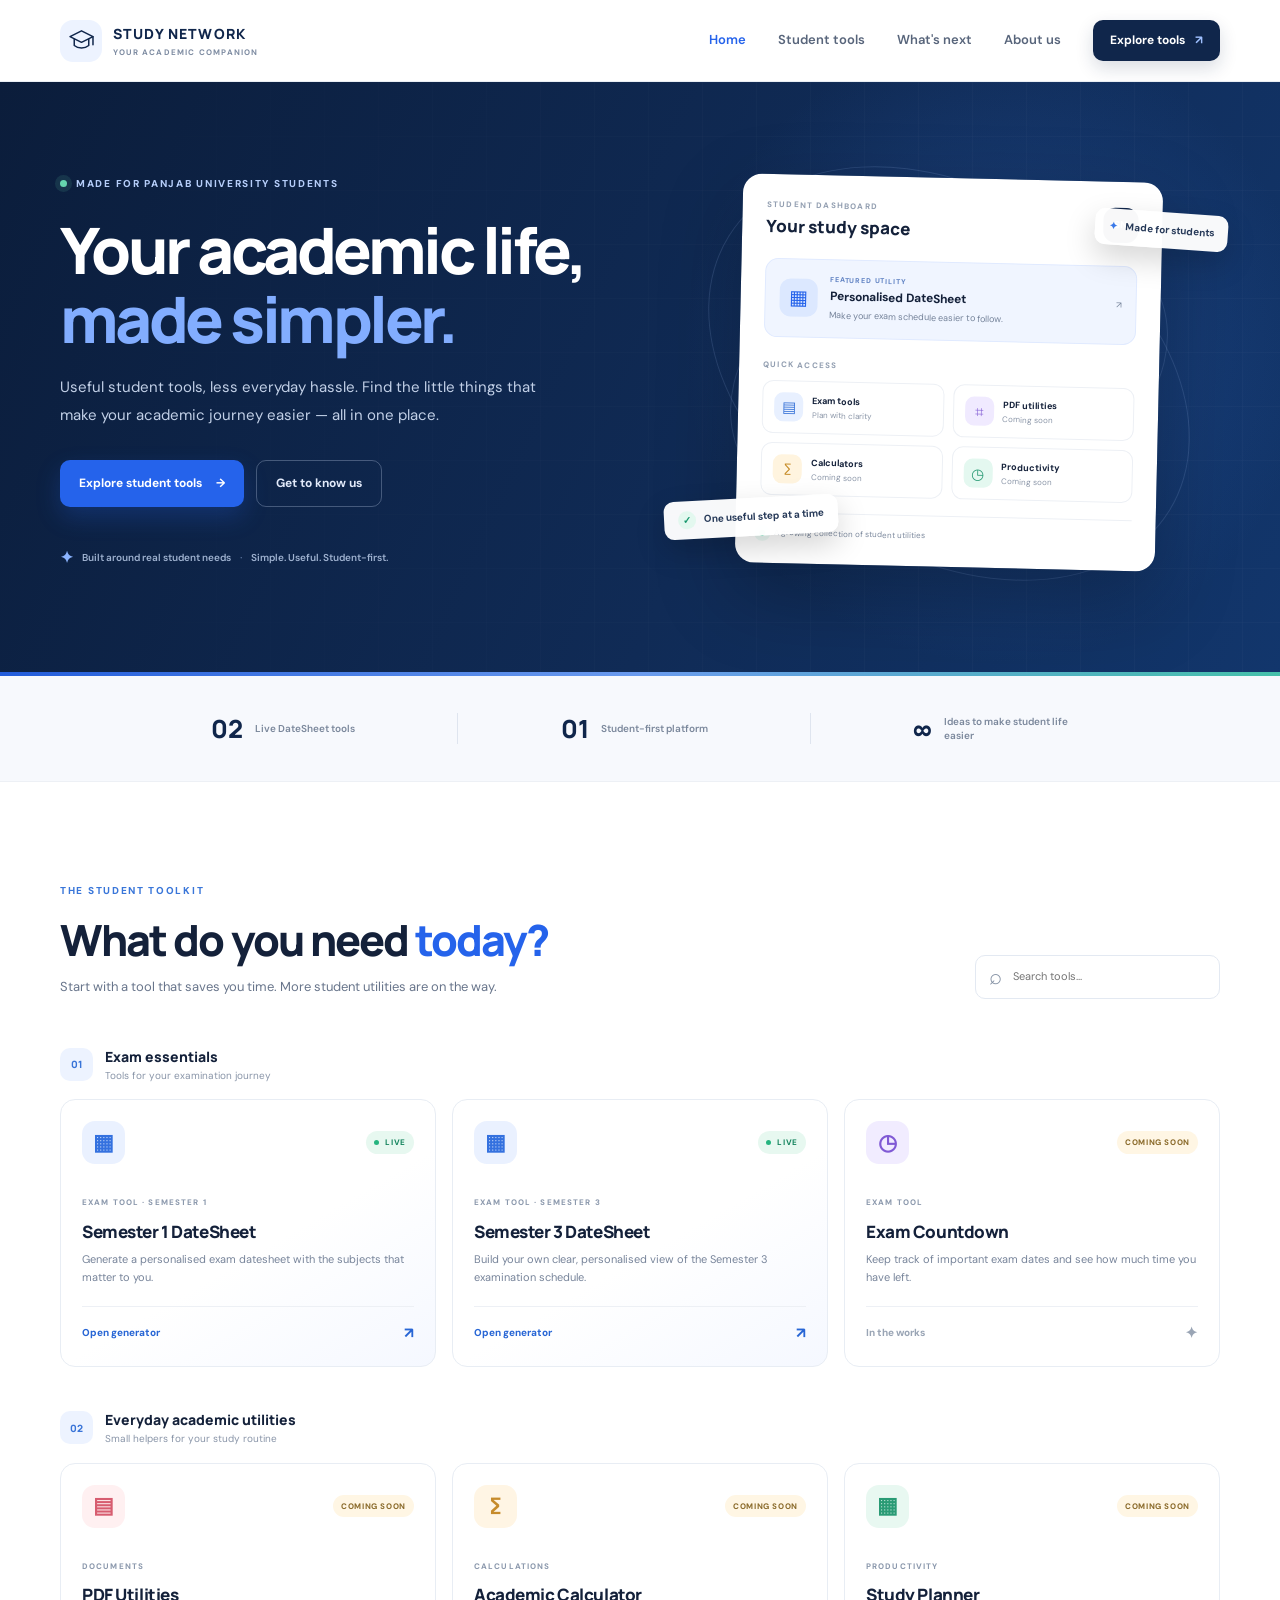
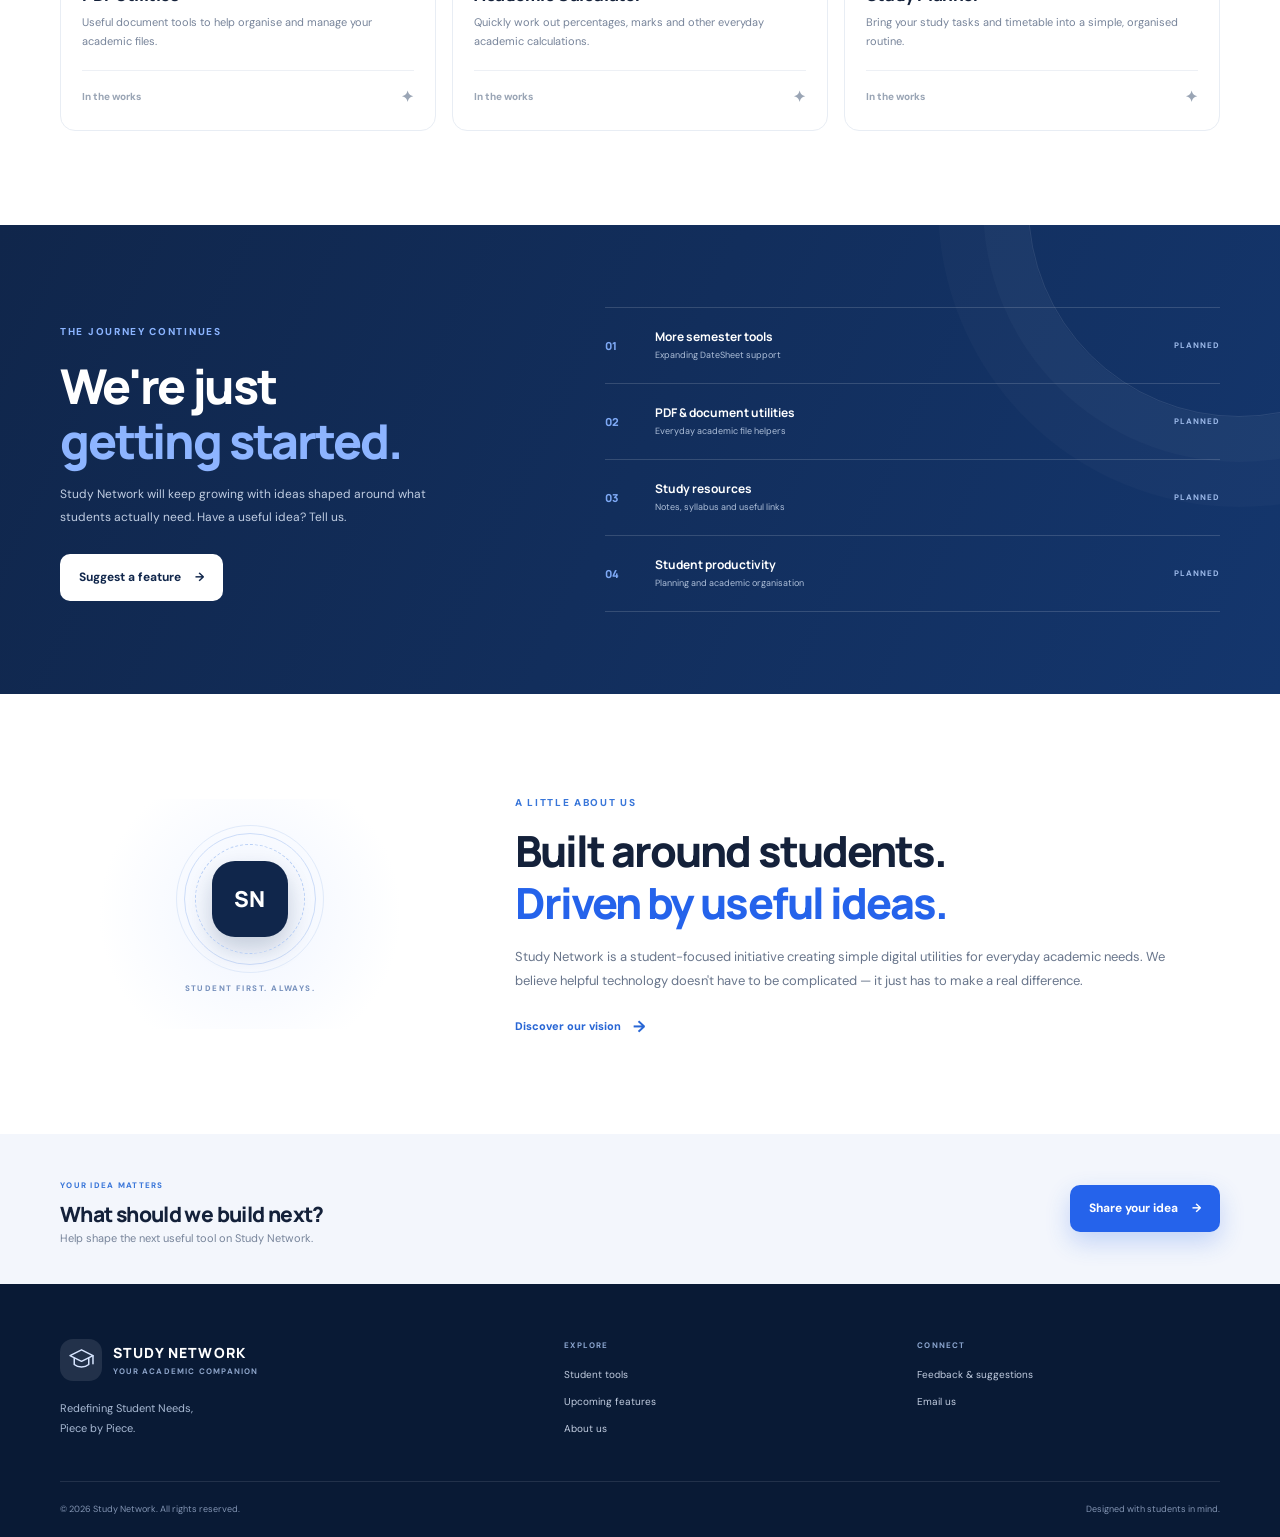
<file: index.html>
<!doctype html>
<html lang="en">
<head>
  <meta charset="utf-8">
  <meta name="viewport" content="width=device-width, initial-scale=1">
  <meta name="theme-color" content="#10264b">
  <meta name="description" content="Study Network brings useful academic tools and student utilities together for Panjab University students.">
  <meta property="og:title" content="Study Network — Your Academic Companion">
  <meta property="og:description" content="Student life, made simpler. Explore academic tools built for Panjab University students.">
  <title>Study Network | Your Academic Companion</title>
  <link rel="icon" href="assets/logo/study-network-mark.svg" type="image/svg+xml">
  <link rel="preconnect" href="https://fonts.googleapis.com">
  <link rel="preconnect" href="https://fonts.gstatic.com" crossorigin>
  <link href="https://fonts.googleapis.com/css2?family=DM+Sans:wght@400;500;600;700;800&family=Manrope:wght@500;600;700;800&display=swap" rel="stylesheet">
  <link rel="stylesheet" href="css/style.css">
 <!-- Google Analytics 4 -->
  <script async src="https://www.googletagmanager.com/gtag/js?id=G-G43304G7ES"></script>
  <script>
    window.dataLayer = window.dataLayer || [];
    function gtag(){dataLayer.push(arguments);}
    gtag('js', new Date());
    gtag('config', 'G-G43304G7ES');
  </script>
</head>
<body>
  <a class="skip-link" href="#main">Skip to content</a>

  <header class="site-header">
    <div class="container nav-wrap">
      <a class="brand" href="index.html" aria-label="Study Network home">
        <span class="brand-mark" aria-hidden="true">
          <svg viewBox="0 0 48 48" role="img"><path d="M5 17.5 24 8l19 9.5L24 27 5 17.5Z"/><path d="M12 22v10.2c6.8 5.7 17.2 5.7 24 0V22"/><path d="M43 18v13"/></svg>
        </span>
        <span class="brand-copy"><strong>STUDY NETWORK</strong><small>YOUR ACADEMIC COMPANION</small></span>
      </a>

      <button class="menu-toggle" id="menuToggle" aria-label="Open navigation" aria-expanded="false" aria-controls="primaryNav">
        <span></span><span></span><span></span>
      </button>

      <nav class="primary-nav" id="primaryNav" aria-label="Main navigation">
        <a class="nav-link active" href="#home">Home</a>
        <a class="nav-link" href="#tools">Student tools</a>
        <a class="nav-link" href="#upcoming">What's next</a>
        <a class="nav-link" href="pages/about.html">About us</a>
        <a class="nav-cta" href="#tools">Explore tools <span aria-hidden="true">↗</span></a>
      </nav>
    </div>
  </header>

  <main id="main">
    <section class="hero" id="home">
      <div class="hero-grid"></div>
      <div class="container hero-inner">
        <div class="hero-copy">
          <div class="eyebrow"><span class="eyebrow-dot"></span> MADE FOR PANJAB UNIVERSITY STUDENTS</div>
          <h1>Your academic life,<br><span>made simpler.</span></h1>
          <p class="hero-description">Useful student tools, less everyday hassle. Find the little things that make your academic journey easier — all in one place.</p>
          <div class="hero-actions">
            <a class="button button-primary" href="#tools">Explore student tools <span aria-hidden="true">→</span></a>
            <a class="button button-ghost" href="#about">Get to know us</a>
          </div>
          <div class="hero-proof">
            <span class="proof-icon">✦</span>
            <span>Built around real student needs</span>
            <span class="proof-separator">·</span>
            <span>Simple. Useful. Student-first.</span>
          </div>
        </div>
        <div class="hero-visual" aria-label="Study Network academic tools preview">
          <div class="visual-orbit orbit-one"></div>
          <div class="visual-orbit orbit-two"></div>
          <div class="dashboard-card">
            <div class="dash-top">
              <div><span class="dash-kicker">STUDENT DASHBOARD</span><strong>Your study space</strong></div>
              <span class="dash-avatar">SN</span>
            </div>
            <div class="dash-highlight">
              <div class="dash-highlight-icon">▦</div>
              <div><small>FEATURED UTILITY</small><strong>Personalised DateSheet</strong><span>Make your exam schedule easier to follow.</span></div>
              <span class="dash-arrow">↗</span>
            </div>
            <div class="dash-label">QUICK ACCESS</div>
            <div class="dash-mini-grid">
              <div class="dash-mini"><span class="mini-icon blue">▤</span><strong>Exam tools</strong><small>Plan with clarity</small></div>
              <div class="dash-mini"><span class="mini-icon violet">⌗</span><strong>PDF utilities</strong><small>Coming soon</small></div>
              <div class="dash-mini"><span class="mini-icon amber">∑</span><strong>Calculators</strong><small>Coming soon</small></div>
              <div class="dash-mini"><span class="mini-icon mint">◷</span><strong>Productivity</strong><small>Coming soon</small></div>
            </div>
            <div class="dash-bottom"><span class="status-pulse"></span> A growing collection of student utilities</div>
          </div>
          <div class="floating-note note-top"><span>✦</span> Made for students</div>
          <div class="floating-note note-bottom"><span class="note-check">✓</span> One useful step at a time</div>
        </div>
      </div>
      <div class="hero-bottom-line"></div>
    </section>

    <section class="quick-stats" aria-label="Platform highlights">
      <div class="container stats-grid">
        <div class="stat"><strong>02</strong><span>Live DateSheet tools</span></div>
        <div class="stat-divider"></div>
        <div class="stat"><strong>01</strong><span>Student-first platform</span></div>
        <div class="stat-divider"></div>
        <div class="stat"><strong>∞</strong><span>Ideas to make student life easier</span></div>
      </div>
    </section>

    <section class="section tools-section" id="tools">
      <div class="container">
        <div class="section-heading">
          <div>
            <span class="section-kicker">THE STUDENT TOOLKIT</span>
            <h2>What do you need <span>today?</span></h2>
            <p>Start with a tool that saves you time. More student utilities are on the way.</p>
          </div>
          <div class="tool-search">
            <label class="sr-only" for="toolSearch">Search student tools</label>
            <span aria-hidden="true">⌕</span>
            <input id="toolSearch" type="search" placeholder="Search tools..." autocomplete="off">
          </div>
        </div>

        <div class="tool-group-title"><span class="group-icon">01</span><div><strong>Exam essentials</strong><small>Tools for your examination journey</small></div></div>
        <div class="tool-grid" id="toolGrid">
          <article class="tool-card tool-card-featured" data-search="datesheet date sheet semester 1 exam schedule panjab university">
            <div class="tool-card-top"><span class="tool-icon icon-blue">▦</span><span class="availability live"><i></i> LIVE</span></div>
            <div class="tool-card-content"><span class="card-category">EXAM TOOL · SEMESTER 1</span><h3>Semester 1 DateSheet</h3><p>Generate a personalised exam datesheet with the subjects that matter to you.</p></div>
            <a class="card-link" href="https://akwebdev2025.github.io/Datesheet.v2/" target="_blank" rel="noopener noreferrer">Open generator <span>↗</span></a>
          </article>

          <article class="tool-card tool-card-featured" data-search="datesheet date sheet semester 3 exam schedule panjab university">
            <div class="tool-card-top"><span class="tool-icon icon-blue">▦</span><span class="availability live"><i></i> LIVE</span></div>
            <div class="tool-card-content"><span class="card-category">EXAM TOOL · SEMESTER 3</span><h3>Semester 3 DateSheet</h3><p>Build your own clear, personalised view of the Semester 3 examination schedule.</p></div>
            <a class="card-link" href="https://akwebdev2025.github.io/Datesheet.v3/" target="_blank" rel="noopener noreferrer">Open generator <span>↗</span></a>
          </article>

          <article class="tool-card upcoming-card" data-search="exam countdown exam timer days left">
            <div class="tool-card-top"><span class="tool-icon icon-violet">◷</span><span class="availability soon">COMING SOON</span></div>
            <div class="tool-card-content"><span class="card-category">EXAM TOOL</span><h3>Exam Countdown</h3><p>Keep track of important exam dates and see how much time you have left.</p></div>
            <span class="card-link disabled-link">In the works <span>✦</span></span>
          </article>
        </div>

        <div class="tool-group-title second-group"><span class="group-icon">02</span><div><strong>Everyday academic utilities</strong><small>Small helpers for your study routine</small></div></div>
        <div class="tool-grid">
          <article class="tool-card upcoming-card" data-search="pdf merge compress split convert document">
            <div class="tool-card-top"><span class="tool-icon icon-rose">▤</span><span class="availability soon">COMING SOON</span></div>
            <div class="tool-card-content"><span class="card-category">DOCUMENTS</span><h3>PDF Utilities</h3><p>Useful document tools to help organise and manage your academic files.</p></div>
            <span class="card-link disabled-link">In the works <span>✦</span></span>
          </article>
          <article class="tool-card upcoming-card" data-search="calculator percentage cgpa marks academic">
            <div class="tool-card-top"><span class="tool-icon icon-amber">∑</span><span class="availability soon">COMING SOON</span></div>
            <div class="tool-card-content"><span class="card-category">CALCULATIONS</span><h3>Academic Calculator</h3><p>Quickly work out percentages, marks and other everyday academic calculations.</p></div>
            <span class="card-link disabled-link">In the works <span>✦</span></span>
          </article>
          <article class="tool-card upcoming-card" data-search="study planner timetable schedule productivity">
            <div class="tool-card-top"><span class="tool-icon icon-mint">▦</span><span class="availability soon">COMING SOON</span></div>
            <div class="tool-card-content"><span class="card-category">PRODUCTIVITY</span><h3>Study Planner</h3><p>Bring your study tasks and timetable into a simple, organised routine.</p></div>
            <span class="card-link disabled-link">In the works <span>✦</span></span>
          </article>
        </div>
        <p class="search-empty" id="searchEmpty" hidden>No tools match that search. Try another keyword.</p>
      </div>
    </section>

    <section class="upcoming-section" id="upcoming">
      <div class="container upcoming-layout">
        <div class="upcoming-copy">
          <span class="section-kicker light-kicker">THE JOURNEY CONTINUES</span>
          <h2>We're just<br><span>getting started.</span></h2>
          <p>Study Network will keep growing with ideas shaped around what students actually need. Have a useful idea? Tell us.</p>
          <a class="button button-light" href="pages/feedback.html">Suggest a feature <span>→</span></a>
        </div>
        <div class="roadmap-list">
          <div class="roadmap-item"><span class="roadmap-number">01</span><div><strong>More semester tools</strong><small>Expanding DateSheet support</small></div><span class="roadmap-status">PLANNED</span></div>
          <div class="roadmap-item"><span class="roadmap-number">02</span><div><strong>PDF & document utilities</strong><small>Everyday academic file helpers</small></div><span class="roadmap-status">PLANNED</span></div>
          <div class="roadmap-item"><span class="roadmap-number">03</span><div><strong>Study resources</strong><small>Notes, syllabus and useful links</small></div><span class="roadmap-status">PLANNED</span></div>
          <div class="roadmap-item"><span class="roadmap-number">04</span><div><strong>Student productivity</strong><small>Planning and academic organisation</small></div><span class="roadmap-status">PLANNED</span></div>
        </div>
      </div>
    </section>

    <section class="section about-section" id="about">
      <div class="container about-layout">
        <div class="about-symbol"><div class="symbol-ring"><span>SN</span></div><span class="symbol-caption">STUDENT FIRST. ALWAYS.</span></div>
        <div class="about-copy">
          <span class="section-kicker">A LITTLE ABOUT US</span>
          <h2>Built around students.<br><span>Driven by useful ideas.</span></h2>
          <p>Study Network is a student-focused initiative creating simple digital utilities for everyday academic needs. We believe helpful technology doesn't have to be complicated — it just has to make a real difference.</p>
          <a class="text-link" href="pages/about.html">Discover our vision <span>→</span></a>
        </div>
      </div>
    </section>

    <section class="feedback-strip">
      <div class="container feedback-inner">
        <div><span class="feedback-kicker">YOUR IDEA MATTERS</span><h2>What should we build next?</h2><p>Help shape the next useful tool on Study Network.</p></div>
        <a class="button button-primary" href="pages/feedback.html">Share your idea <span>→</span></a>
      </div>
    </section>
  </main>

  <footer class="site-footer">
    <div class="container footer-main">
      <div class="footer-brand">
        <a class="brand brand-footer" href="index.html">
          <span class="brand-mark" aria-hidden="true"><svg viewBox="0 0 48 48"><path d="M5 17.5 24 8l19 9.5L24 27 5 17.5Z"/><path d="M12 22v10.2c6.8 5.7 17.2 5.7 24 0V22"/><path d="M43 18v13"/></svg></span>
          <span class="brand-copy"><strong>STUDY NETWORK</strong><small>YOUR ACADEMIC COMPANION</small></span>
        </a>
        <p>Redefining Student Needs,<br>Piece by Piece.</p>
      </div>
      <div class="footer-column"><strong>EXPLORE</strong><a href="#tools">Student tools</a><a href="#upcoming">Upcoming features</a><a href="pages/about.html">About us</a></div>
      <div class="footer-column"><strong>CONNECT</strong><a href="pages/feedback.html">Feedback & suggestions</a><a href="mailto:studynetwork.anetwork4u@gmail.com">Email us</a></div>
    </div>
    <div class="container footer-bottom">
      <span>© <span id="currentYear"></span> Study Network. All rights reserved.</span>
      <span>Designed with students in mind.</span>
    </div>
  </footer>

  <script src="js/main.js"></script>
</body>
</html>
</file>
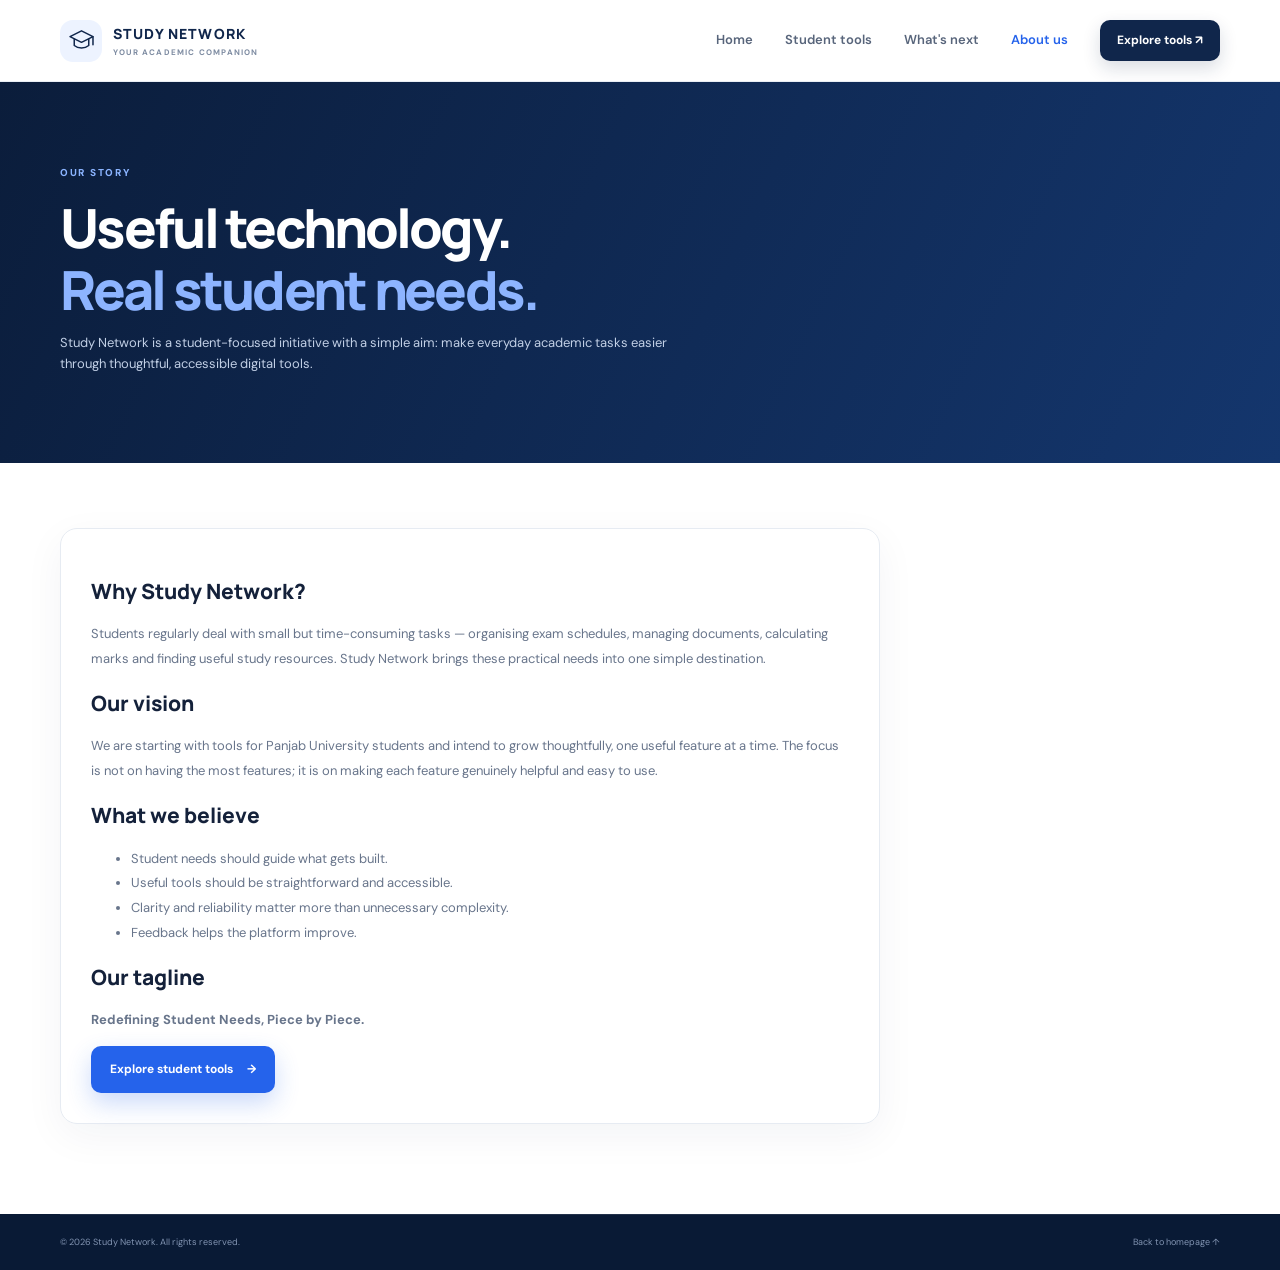
<file: about.html>
<!doctype html>
<html lang="en">
<head>
  <meta charset="utf-8"><meta name="viewport" content="width=device-width, initial-scale=1"><meta name="theme-color" content="#10264b">
  <meta name="description" content="Learn about Study Network and our student-first vision.">
  <title>About Us | Study Network</title>
  <link rel="icon" href="../assets/logo/study-network-mark.svg" type="image/svg+xml">
  <link rel="preconnect" href="https://fonts.googleapis.com"><link rel="preconnect" href="https://fonts.gstatic.com" crossorigin>
  <link href="https://fonts.googleapis.com/css2?family=DM+Sans:wght@400;500;600;700;800&family=Manrope:wght@500;600;700;800&display=swap" rel="stylesheet">
  <link rel="stylesheet" href="../css/style.css">
</head>
<body>
<header class="site-header"><div class="container nav-wrap">
  <a class="brand" href="../index.html"><span class="brand-mark"><svg viewBox="0 0 48 48"><path d="M5 17.5 24 8l19 9.5L24 27 5 17.5Z"/><path d="M12 22v10.2c6.8 5.7 17.2 5.7 24 0V22"/><path d="M43 18v13"/></svg></span><span class="brand-copy"><strong>STUDY NETWORK</strong><small>YOUR ACADEMIC COMPANION</small></span></a>
  <button class="menu-toggle" id="menuToggle" aria-label="Open navigation" aria-expanded="false" aria-controls="primaryNav"><span></span><span></span><span></span></button>
  <nav class="primary-nav" id="primaryNav"><a class="nav-link" href="../index.html#home">Home</a><a class="nav-link" href="../index.html#tools">Student tools</a><a class="nav-link" href="../index.html#upcoming">What's next</a><a class="nav-link active" href="about.html">About us</a><a class="nav-cta" href="../index.html#tools">Explore tools ↗</a></nav>
</div></header>
<main>
  <section class="page-hero"><div class="container"><span class="section-kicker light-kicker">OUR STORY</span><h1>Useful technology.<br><span style="color:#8db4ff">Real student needs.</span></h1><p>Study Network is a student-focused initiative with a simple aim: make everyday academic tasks easier through thoughtful, accessible digital tools.</p></div></section>
  <section class="content-page"><div class="container"><article class="content-panel">
    <h2>Why Study Network?</h2>
    <p>Students regularly deal with small but time-consuming tasks — organising exam schedules, managing documents, calculating marks and finding useful study resources. Study Network brings these practical needs into one simple destination.</p>
    <h2>Our vision</h2>
    <p>We are starting with tools for Panjab University students and intend to grow thoughtfully, one useful feature at a time. The focus is not on having the most features; it is on making each feature genuinely helpful and easy to use.</p>
    <h2>What we believe</h2>
    <ul><li>Student needs should guide what gets built.</li><li>Useful tools should be straightforward and accessible.</li><li>Clarity and reliability matter more than unnecessary complexity.</li><li>Feedback helps the platform improve.</li></ul>
    <h2>Our tagline</h2><p><strong>Redefining Student Needs, Piece by Piece.</strong></p>
    <a class="button button-primary" href="../index.html#tools">Explore student tools <span>→</span></a>
  </article></div></section>
</main>
<footer class="site-footer"><div class="container footer-bottom"><span>© <span id="currentYear"></span> Study Network. All rights reserved.</span><a href="../index.html">Back to homepage ↑</a></div></footer>
<script src="../js/main.js"></script>
</body></html>
</file>
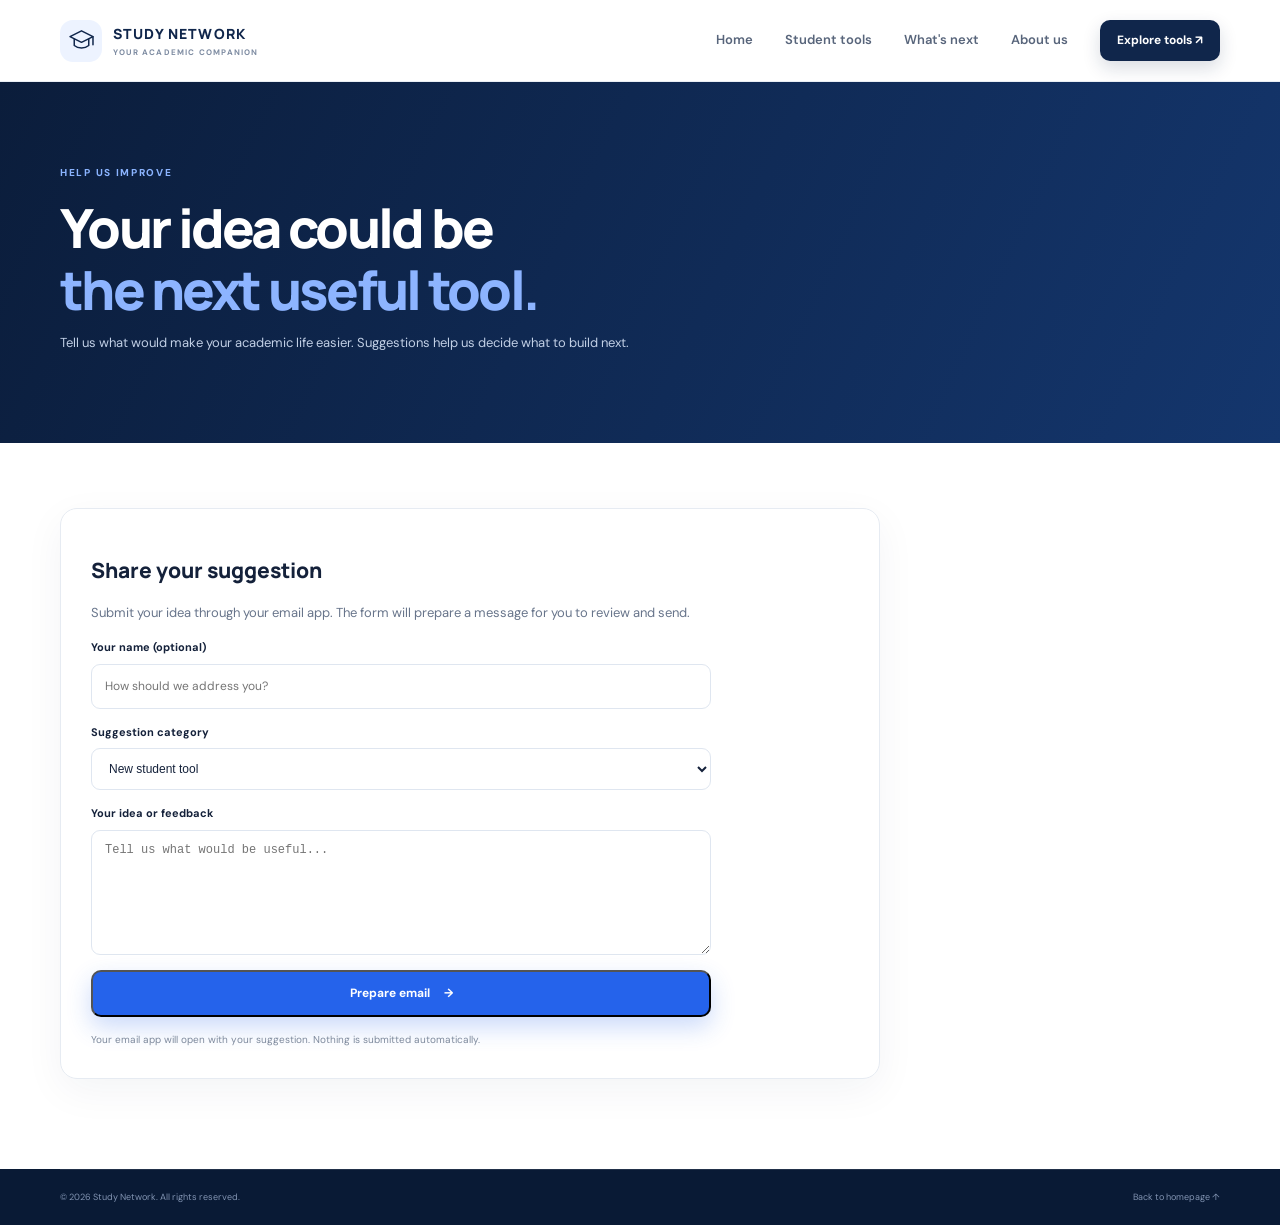
<file: feedback.html>
<!doctype html>
<html lang="en">
<head>
  <meta charset="utf-8"><meta name="viewport" content="width=device-width, initial-scale=1"><meta name="theme-color" content="#10264b">
  <meta name="description" content="Share an idea or suggestion for Study Network.">
  <title>Feedback & Suggestions | Study Network</title>
  <link rel="icon" href="../assets/logo/study-network-mark.svg" type="image/svg+xml">
  <link rel="preconnect" href="https://fonts.googleapis.com"><link rel="preconnect" href="https://fonts.gstatic.com" crossorigin>
  <link href="https://fonts.googleapis.com/css2?family=DM+Sans:wght@400;500;600;700;800&family=Manrope:wght@500;600;700;800&display=swap" rel="stylesheet">
  <link rel="stylesheet" href="../css/style.css">
</head>
<body>
<header class="site-header"><div class="container nav-wrap">
  <a class="brand" href="../index.html"><span class="brand-mark"><svg viewBox="0 0 48 48"><path d="M5 17.5 24 8l19 9.5L24 27 5 17.5Z"/><path d="M12 22v10.2c6.8 5.7 17.2 5.7 24 0V22"/><path d="M43 18v13"/></svg></span><span class="brand-copy"><strong>STUDY NETWORK</strong><small>YOUR ACADEMIC COMPANION</small></span></a>
  <button class="menu-toggle" id="menuToggle" aria-label="Open navigation" aria-expanded="false" aria-controls="primaryNav"><span></span><span></span><span></span></button>
  <nav class="primary-nav" id="primaryNav"><a class="nav-link" href="../index.html#home">Home</a><a class="nav-link" href="../index.html#tools">Student tools</a><a class="nav-link" href="../index.html#upcoming">What's next</a><a class="nav-link" href="about.html">About us</a><a class="nav-cta" href="../index.html#tools">Explore tools ↗</a></nav>
</div></header>
<main>
  <section class="page-hero"><div class="container"><span class="section-kicker light-kicker">HELP US IMPROVE</span><h1>Your idea could be<br><span style="color:#8db4ff">the next useful tool.</span></h1><p>Tell us what would make your academic life easier. Suggestions help us decide what to build next.</p></div></section>
  <section class="content-page"><div class="container"><div class="content-panel">
    <h2>Share your suggestion</h2>
    <p>Submit your idea through your email app. The form will prepare a message for you to review and send.</p>
    <form class="feedback-form" id="feedbackForm">
      <div class="form-field"><label for="name">Your name (optional)</label><input id="name" name="name" maxlength="80" placeholder="How should we address you?"></div>
      <div class="form-field"><label for="category">Suggestion category</label><select id="category" name="category"><option>New student tool</option><option>Improvement to an existing tool</option><option>Study resources</option><option>Bug or issue</option><option>Other feedback</option></select></div>
      <div class="form-field"><label for="message">Your idea or feedback</label><textarea id="message" name="message" required maxlength="2000" placeholder="Tell us what would be useful..."></textarea></div>
      <button class="button button-primary" type="submit">Prepare email <span>→</span></button>
      <span class="form-note">Your email app will open with your suggestion. Nothing is submitted automatically.</span>
      <p class="form-success" id="formStatus" role="status" hidden></p>
    </form>
  </div></div></section>
</main>
<footer class="site-footer"><div class="container footer-bottom"><span>© <span id="currentYear"></span> Study Network. All rights reserved.</span><a href="../index.html">Back to homepage ↑</a></div></footer>
<script src="../js/main.js"></script>
<script>
  document.getElementById("feedbackForm").addEventListener("submit", function (event) {
    event.preventDefault();
    const name = document.getElementById("name").value.trim();
    const category = document.getElementById("category").value;
    const message = document.getElementById("message").value.trim();
    if (!message) return;
    const subject = encodeURIComponent("Study Network feedback: " + category);
    const body = encodeURIComponent("Name: " + (name || "Not provided") + "\\nCategory: " + category + "\\n\\nSuggestion:\\n" + message);
    document.getElementById("formStatus").hidden = false;
    document.getElementById("formStatus").textContent = "Opening your email app so you can review and send your suggestion.";
    window.location.href = "mailto:studynetwork.anetwork4u@gmail.com?subject=" + subject + "&body=" + body;
  });
</script>
</body></html>
</file>
<file: css/style.css>
:root {
  --navy: #10264b;
  --navy-deep: #0b1d3b;
  --blue: #2563eb;
  --blue-bright: #4f8cff;
  --ink: #14213a;
  --muted: #68758b;
  --line: #e6ebf2;
  --surface: #f6f8fc;
  --white: #fff;
  --radius: 18px;
  --shadow: 0 18px 50px rgba(17, 39, 76, .09);
}
* { box-sizing: border-box; }
html { scroll-behavior: smooth; scroll-padding-top: 90px; }
body { margin: 0; color: var(--ink); background: #fff; font-family: "DM Sans", sans-serif; line-height: 1.6; -webkit-font-smoothing: antialiased; }
a { color: inherit; text-decoration: none; }
button, input { font: inherit; }
.container { width: min(1160px, calc(100% - 44px)); margin-inline: auto; }
.skip-link, .sr-only { position: absolute; width: 1px; height: 1px; padding: 0; margin: -1px; overflow: hidden; clip: rect(0,0,0,0); white-space: nowrap; border: 0; }
.skip-link:focus { width: auto; height: auto; clip: auto; margin: 12px; padding: 10px 14px; background: #fff; z-index: 99; }
.site-header { height: 82px; background: rgba(255,255,255,.94); border-bottom: 1px solid rgba(230,235,242,.85); position: sticky; top: 0; z-index: 20; backdrop-filter: blur(16px); }
.nav-wrap { height: 100%; display: flex; align-items: center; justify-content: space-between; }
.brand { display: inline-flex; align-items: center; gap: 11px; }
.brand-mark { width: 42px; height: 42px; display: grid; place-items: center; background: #edf3ff; border-radius: 13px; }
.brand-mark svg { width: 29px; fill: none; stroke: var(--navy); stroke-width: 2.5; stroke-linecap: round; stroke-linejoin: round; }
.brand-copy { display: grid; line-height: 1.15; gap: 5px; }
.brand-copy strong { font: 800 14px "Manrope", sans-serif; letter-spacing: .075em; color: var(--navy); }
.brand-copy small { color: #7d8ba1; font-size: 8px; letter-spacing: .15em; font-weight: 700; }
.primary-nav { display: flex; align-items: center; gap: 32px; }
.nav-link { color: #58657b; font-size: 13px; font-weight: 600; transition: color .2s; }
.nav-link:hover, .nav-link.active { color: var(--blue); }
.nav-cta { padding: 11px 17px; border-radius: 10px; background: var(--navy); color: #fff; font-size: 12px; font-weight: 700; box-shadow: 0 7px 18px rgba(16,38,75,.16); }
.nav-cta span { margin-left: 7px; color: #9fc0ff; }
.menu-toggle { display: none; border: 0; background: transparent; padding: 8px; cursor: pointer; }
.menu-toggle span { display: block; width: 23px; height: 2px; margin: 5px; background: var(--navy); border-radius: 3px; }
.hero { position: relative; overflow: hidden; color: #fff; background: radial-gradient(circle at 78% 45%, rgba(49,103,191,.35), transparent 30%), linear-gradient(115deg, #0b1d3b 0%, #102b56 58%, #12366c 100%); }
.hero-grid { position: absolute; inset: 0; opacity: .13; background-image: linear-gradient(rgba(255,255,255,.16) 1px, transparent 1px), linear-gradient(90deg, rgba(255,255,255,.16) 1px, transparent 1px); background-size: 54px 54px; mask-image: linear-gradient(90deg, transparent, #000 70%); }
.hero-inner { min-height: 590px; display: grid; grid-template-columns: 1.03fr .97fr; align-items: center; gap: 42px; padding-block: 76px 84px; position: relative; }
.eyebrow, .section-kicker { font-size: 10px; font-weight: 800; letter-spacing: .17em; color: #7ba9ff; }
.eyebrow { display: flex; align-items: center; gap: 9px; color: #b6cefa; }
.eyebrow-dot, .status-pulse { width: 7px; height: 7px; border-radius: 50%; background: #65d6ae; box-shadow: 0 0 0 5px rgba(101,214,174,.12); }
.hero h1 { font: 800 clamp(42px, 5vw, 66px)/1.09 "Manrope", sans-serif; letter-spacing: -.055em; margin: 23px 0 20px; }
.hero h1 span { color: #82adff; }
.hero-description { max-width: 510px; color: #c2d0e7; font-size: 15px; line-height: 1.85; margin: 0; }
.hero-actions { display: flex; gap: 12px; margin-top: 30px; flex-wrap: wrap; }
.button { display: inline-flex; align-items: center; justify-content: center; gap: 14px; min-height: 47px; padding: 0 19px; border-radius: 10px; font-size: 12px; font-weight: 700; transition: transform .2s, box-shadow .2s, background .2s; }
.button:hover { transform: translateY(-2px); }
.button-primary { color: #fff; background: var(--blue); box-shadow: 0 10px 24px rgba(37,99,235,.24); }
.button-primary:hover { background: #1d55d4; box-shadow: 0 13px 28px rgba(37,99,235,.32); }
.button-ghost { color: #e2eafa; border: 1px solid rgba(210,225,250,.28); }
.hero-proof { display: flex; gap: 9px; align-items: center; margin-top: 38px; color: #9fb2d0; font-size: 10px; font-weight: 600; flex-wrap: wrap; }
.proof-icon { color: #8bb4ff; font-size: 16px; }
.proof-separator { color: #59749d; }
.hero-visual { min-height: 390px; display: grid; place-items: center; position: relative; }
.visual-orbit { position: absolute; border: 1px solid rgba(159,190,244,.17); border-radius: 50%; transform: rotate(-18deg); }
.orbit-one { width: 450px; height: 300px; }
.orbit-two { width: 520px; height: 365px; transform: rotate(32deg); }
.dashboard-card { width: min(100%, 420px); position: relative; z-index: 2; background: #fff; border: 1px solid rgba(255,255,255,.5); border-radius: 19px; padding: 23px; color: var(--ink); box-shadow: 0 30px 80px rgba(0,0,0,.27); transform: rotate(1.3deg); }
.dash-top { display: flex; justify-content: space-between; align-items: center; margin-bottom: 21px; }
.dash-top > div { display: grid; gap: 3px; }
.dash-kicker, .dash-label { font-size: 8px; color: #94a0b2; letter-spacing: .15em; font-weight: 800; }
.dash-top strong { font: 800 17px "Manrope", sans-serif; }
.dash-avatar { width: 35px; height: 35px; border-radius: 12px; display: grid; place-items: center; color: #fff; background: var(--navy); font-size: 10px; font-weight: 800; }
.dash-highlight { display: flex; gap: 12px; align-items: center; background: #f0f5ff; border: 1px solid #e0eaff; padding: 14px; border-radius: 13px; }
.dash-highlight-icon { width: 38px; height: 38px; border-radius: 11px; background: #dce8ff; color: #2563eb; display: grid; place-items: center; font-size: 20px; }
.dash-highlight > div:nth-child(2) { display: grid; flex: 1; gap: 2px; }
.dash-highlight small { color: #6284c4; font-size: 7px; letter-spacing: .12em; font-weight: 800; }
.dash-highlight strong { font-size: 12px; }
.dash-highlight span { font-size: 9px; color: #75839a; }
.dash-arrow { color: #3975dc; font-size: 17px; }
.dash-label { margin: 21px 0 10px; }
.dash-mini-grid { display: grid; grid-template-columns: 1fr 1fr; gap: 9px; }
.dash-mini { border: 1px solid #edf0f5; border-radius: 11px; padding: 11px; display: grid; grid-template-columns: 30px 1fr; column-gap: 8px; align-items: center; }
.mini-icon { grid-row: span 2; width: 29px; height: 29px; border-radius: 9px; display: grid; place-items: center; font-size: 15px; }
.mini-icon.blue { background: #e8f0ff; color: #3974d8; }.mini-icon.violet { background: #f0eaff; color: #8560d5; }.mini-icon.amber { background: #fff4df; color: #c58a24; }.mini-icon.mint { background: #e4f8f0; color: #2b9b76; }
.dash-mini strong { font-size: 9px; }.dash-mini small { font-size: 8px; color: #8b96a8; }
.dash-bottom { display: flex; align-items: center; gap: 9px; border-top: 1px solid #edf0f5; margin-top: 17px; padding-top: 13px; color: #7c899d; font-size: 8px; }
.status-pulse { width: 6px; height: 6px; }
.floating-note { position: absolute; z-index: 3; padding: 10px 14px; border-radius: 10px; background: rgba(255,255,255,.97); color: #263958; font-size: 10px; font-weight: 700; box-shadow: 0 12px 30px rgba(0,0,0,.17); }
.note-top { top: 34px; right: -8px; transform: rotate(4deg); }.note-top span { color: #3978e8; margin-right: 6px; }.note-bottom { bottom: 32px; left: -14px; transform: rotate(-3deg); }.note-check { display: inline-grid; place-items: center; background: #e3f8ef; color: #15966c; width: 18px; height: 18px; border-radius: 50%; margin-right: 6px; }
.hero-bottom-line { height: 4px; background: linear-gradient(90deg, #2563eb, #74a7ff, #4bd0b1); opacity: .9; }
.quick-stats { background: #f7f9fd; border-bottom: 1px solid #edf0f5; }
.stats-grid { min-height: 105px; display: flex; justify-content: center; align-items: center; gap: clamp(30px, 8vw, 110px); }
.stat { display: flex; align-items: center; gap: 12px; }.stat strong { color: var(--navy); font: 800 25px "Manrope", sans-serif; }.stat span { max-width: 125px; color: #7a879b; font-size: 10px; line-height: 1.4; font-weight: 600; }.stat-divider { width: 1px; height: 31px; background: #dfe5ef; }
.section { padding: 94px 0; }
.section-heading { display: flex; align-items: end; justify-content: space-between; gap: 25px; margin-bottom: 48px; }
.section-kicker { color: #3976d9; }
.section-heading h2, .about-copy h2 { font: 800 clamp(30px, 3.5vw, 43px)/1.2 "Manrope", sans-serif; letter-spacing: -.045em; margin: 12px 0 10px; }
.section-heading h2 span, .about-copy h2 span { color: var(--blue); }
.section-heading p, .about-copy p { color: var(--muted); font-size: 13px; margin: 0; max-width: 550px; line-height: 1.8; }
.tool-search { width: 245px; height: 44px; display: flex; align-items: center; gap: 9px; padding: 0 13px; border: 1px solid #e3e9f2; border-radius: 10px; color: #8390a3; background: #fff; }
.tool-search span { font-size: 22px; }.tool-search input { width: 100%; border: 0; outline: 0; color: var(--ink); font-size: 11px; background: transparent; }.tool-search:focus-within { border-color: #8bb1f8; box-shadow: 0 0 0 3px #edf4ff; }
.tool-group-title { display: flex; align-items: center; gap: 12px; margin-bottom: 17px; }.group-icon { width: 33px; height: 33px; display: grid; place-items: center; border-radius: 10px; background: #edf3ff; color: #3974d8; font: 800 10px "Manrope", sans-serif; }.tool-group-title div { display: grid; line-height: 1.35; }.tool-group-title strong { font: 800 14px "Manrope", sans-serif; }.tool-group-title small { color: #8995a8; font-size: 10px; margin-top: 3px; }.second-group { margin-top: 43px; }
.tool-grid { display: grid; grid-template-columns: repeat(3, 1fr); gap: 16px; }
.tool-card { min-height: 258px; display: flex; flex-direction: column; padding: 21px; border: 1px solid #e8edf4; border-radius: 15px; background: #fff; transition: transform .22s, box-shadow .22s, border-color .22s; }
.tool-card:hover { transform: translateY(-4px); border-color: #d6e3fa; box-shadow: var(--shadow); }
.tool-card-featured { background: linear-gradient(150deg, #fff 55%, #f5f8ff); }
.tool-card-top { display: flex; justify-content: space-between; align-items: center; margin-bottom: 23px; }
.tool-icon { width: 43px; height: 43px; border-radius: 13px; display: grid; place-items: center; font-size: 22px; font-weight: 700; }
.icon-blue { background: #eaf1ff; color: #3471df; }.icon-violet { background: #f1ecff; color: #805ad5; }.icon-rose { background: #fff0f1; color: #d75d70; }.icon-amber { background: #fff5e4; color: #c68b2b; }.icon-mint { background: #e8f8f1; color: #2a9b75; }
.availability { display: inline-flex; align-items: center; gap: 6px; padding: 5px 8px; border-radius: 20px; font-size: 8px; font-weight: 800; letter-spacing: .08em; }.availability.live { color: #16855f; background: #e7f8f0; }.availability.live i { width: 5px; height: 5px; border-radius: 50%; background: #25b47f; }.availability.soon { color: #8b6b2b; background: #fff6e4; }
.tool-card-content { flex: 1; }.card-category { color: #8c99ad; font-size: 8px; letter-spacing: .14em; font-weight: 800; }.tool-card h3 { font: 800 17px "Manrope", sans-serif; letter-spacing: -.025em; margin: 7px 0 7px; }.tool-card p { color: #77849a; font-size: 11px; line-height: 1.7; margin: 0; }
.card-link { display: flex; justify-content: space-between; align-items: center; border-top: 1px solid #edf0f5; padding-top: 14px; margin-top: 19px; color: #2866d5; font-size: 10px; font-weight: 800; }.card-link span { font-size: 15px; }.disabled-link { color: #9aa5b5; cursor: default; }.search-empty { padding: 20px; border-radius: 12px; color: #77849a; background: #f7f9fc; font-size: 12px; text-align: center; }
.upcoming-section { padding: 82px 0; color: #fff; background: linear-gradient(115deg, #10264b, #14366d); position: relative; overflow: hidden; }.upcoming-section:after { content: ""; position: absolute; width: 420px; height: 420px; right: -170px; top: -230px; border: 1px solid rgba(255,255,255,.1); border-radius: 50%; box-shadow: 0 0 0 45px rgba(255,255,255,.025), 0 0 0 90px rgba(255,255,255,.02); }
.upcoming-layout { display: grid; grid-template-columns: .85fr 1.15fr; gap: 90px; align-items: center; position: relative; z-index: 1; }.light-kicker { color: #8bb4ff; }.upcoming-copy h2 { font: 800 clamp(34px, 4vw, 48px)/1.15 "Manrope", sans-serif; letter-spacing: -.045em; margin: 15px 0; }.upcoming-copy h2 span { color: #8db4ff; }.upcoming-copy p { max-width: 390px; color: #c0cde2; font-size: 12px; line-height: 1.9; margin: 0 0 25px; }.button-light { color: var(--navy); background: #fff; }.button-light:hover { box-shadow: 0 10px 25px rgba(0,0,0,.15); }
.roadmap-list { border-top: 1px solid rgba(255,255,255,.15); }.roadmap-item { min-height: 76px; display: grid; grid-template-columns: 36px 1fr auto; gap: 14px; align-items: center; border-bottom: 1px solid rgba(255,255,255,.15); }.roadmap-number { color: #7ea9f5; font: 800 11px "Manrope", sans-serif; }.roadmap-item div { display: grid; gap: 3px; }.roadmap-item strong { font: 700 12px "Manrope", sans-serif; }.roadmap-item small { color: #aebfd9; font-size: 9px; }.roadmap-status { color: #9bb8e8; font-size: 8px; font-weight: 800; letter-spacing: .12em; }
.about-layout { display: grid; grid-template-columns: .7fr 1.3fr; align-items: center; gap: 75px; }.about-symbol { min-height: 230px; display: grid; place-items: center; align-content: center; gap: 17px; background: radial-gradient(circle, #f0f5ff, #fff 68%); border-radius: 20px; }.symbol-ring { width: 132px; height: 132px; border: 1px solid #cdddf9; border-radius: 50%; display: grid; place-items: center; position: relative; }.symbol-ring:before, .symbol-ring:after { content: ""; position: absolute; inset: 10px; border: 1px dashed #b7cef5; border-radius: 50%; }.symbol-ring:after { inset: -9px; border-style: solid; border-color: #e0eafa; }.symbol-ring span { width: 76px; height: 76px; display: grid; place-items: center; border-radius: 23px; background: var(--navy); color: #fff; font: 800 22px "Manrope", sans-serif; box-shadow: 0 12px 25px rgba(16,38,75,.2); }.symbol-caption { color: #7791bd; font-size: 8px; font-weight: 800; letter-spacing: .18em; }.about-copy h2 { margin-bottom: 17px; }.about-copy p { max-width: 650px; }.text-link { display: inline-flex; gap: 12px; align-items: center; margin-top: 22px; color: #2866d5; font-size: 11px; font-weight: 800; }.text-link span { font-size: 16px; }
.feedback-strip { background: #f3f6fc; padding: 36px 0; }.feedback-inner { display: flex; justify-content: space-between; align-items: center; gap: 20px; }.feedback-kicker { color: #3976d9; font-size: 8px; letter-spacing: .16em; font-weight: 800; }.feedback-inner h2 { margin: 5px 0 2px; font: 800 21px "Manrope", sans-serif; letter-spacing: -.03em; }.feedback-inner p { color: #77849a; font-size: 11px; margin: 0; }
.site-footer { background: #091a35; color: #fff; }.footer-main { display: grid; grid-template-columns: 1.5fr 1fr 1fr; gap: 50px; padding-block: 55px 42px; }.brand-footer .brand-mark { background: rgba(255,255,255,.1); }.brand-footer .brand-mark svg { stroke: #d7e5ff; }.brand-footer .brand-copy strong { color: #fff; }.brand-footer .brand-copy small { color: #8da4c9; }.footer-brand > p { color: #a9bad4; font-size: 11px; line-height: 1.8; margin: 17px 0 0; }.footer-column { display: flex; flex-direction: column; align-items: flex-start; gap: 11px; }.footer-column strong { color: #8ca6d0; font-size: 8px; letter-spacing: .15em; margin-bottom: 4px; }.footer-column a { color: #c2cde0; font-size: 10px; }.footer-column a:hover { color: #fff; }.footer-bottom { min-height: 56px; display: flex; justify-content: space-between; align-items: center; border-top: 1px solid rgba(255,255,255,.1); color: #8294b2; font-size: 9px; }
.page-hero { background: linear-gradient(115deg, #0b1d3b, #14366d); color: #fff; padding: 76px 0; }.page-hero h1 { font: 800 clamp(36px,5vw,54px)/1.15 "Manrope",sans-serif; letter-spacing: -.05em; margin: 12px 0; }.page-hero p { color: #c1cfe5; max-width: 650px; font-size: 13px; }.content-page { min-height: 55vh; padding: 65px 0 90px; }.content-panel { max-width: 820px; padding: 30px; border: 1px solid var(--line); border-radius: 17px; box-shadow: 0 12px 40px rgba(17,39,76,.05); }.content-panel h2 { font: 800 21px "Manrope",sans-serif; }.content-panel p, .content-panel li { color: var(--muted); font-size: 13px; line-height: 1.9; }.feedback-form { display: grid; gap: 15px; max-width: 620px; }.form-field { display: grid; gap: 7px; }.form-field label { font-size: 11px; font-weight: 700; }.form-field input, .form-field textarea, .form-field select { width: 100%; padding: 12px 13px; border: 1px solid #dfe6f0; border-radius: 9px; background: #fff; color: var(--ink); outline: none; font-size: 12px; }.form-field textarea { min-height: 125px; resize: vertical; }.form-field input:focus, .form-field textarea:focus, .form-field select:focus { border-color: #8bb1f8; box-shadow: 0 0 0 3px #edf4ff; }.form-note { color: #7d899c; font-size: 10px; }.form-success { color: #16855f; font-size: 12px; }
@media (max-width: 900px) {
  .primary-nav { gap: 18px; }.hero-inner { gap: 18px; }.hero-visual { transform: scale(.9); }.upcoming-layout { gap: 45px; }.about-layout { gap: 40px; }
}
@media (max-width: 700px) {
  .container { width: min(100% - 34px, 560px); }.site-header { height: 72px; }.brand-mark { width: 38px; height: 38px; }.brand-copy strong { font-size: 12px; }.brand-copy small { font-size: 7px; }
  .menu-toggle { display: block; }.primary-nav { display: none; position: absolute; top: 71px; left: 0; right: 0; padding: 17px 22px 22px; background: #fff; border-bottom: 1px solid var(--line); box-shadow: 0 18px 25px rgba(17,39,76,.08); align-items: stretch; gap: 0; flex-direction: column; }.primary-nav.open { display: flex; }.nav-link { padding: 12px 2px; border-bottom: 1px solid #f0f2f6; }.nav-cta { text-align: center; margin-top: 13px; }.hero-inner { grid-template-columns: 1fr; padding-block: 65px 50px; gap: 32px; }.hero h1 { font-size: clamp(42px, 11vw, 57px); }.hero-description { font-size: 13px; }.hero-visual { min-height: 350px; transform: none; }.dashboard-card { width: min(100% - 14px, 410px); padding: 18px; }.orbit-one { width: 340px; height: 270px; }.orbit-two { width: 390px; height: 310px; }.note-top { right: -2px; top: 12px; }.note-bottom { left: -2px; bottom: 10px; }.hero-proof { margin-top: 27px; font-size: 9px; }
  .stats-grid { min-height: 90px; gap: 13px; justify-content: space-between; }.stat { gap: 7px; }.stat strong { font-size: 20px; }.stat span { font-size: 8px; max-width: 80px; }.stat-divider { height: 27px; }
  .section { padding: 68px 0; }.section-heading { display: block; margin-bottom: 35px; }.section-heading p { font-size: 12px; }.tool-search { width: 100%; margin-top: 22px; }.tool-grid { grid-template-columns: 1fr; gap: 12px; }.tool-card { min-height: 230px; }.second-group { margin-top: 35px; }
  .upcoming-section { padding: 65px 0; }.upcoming-layout { grid-template-columns: 1fr; gap: 34px; }.upcoming-copy p { max-width: 100%; }.roadmap-item { grid-template-columns: 28px 1fr auto; gap: 9px; }.roadmap-status { font-size: 7px; }
  .about-layout { grid-template-columns: 1fr; gap: 30px; }.about-symbol { min-height: 190px; }.about-copy h2 { font-size: 31px; }
  .feedback-inner { align-items: flex-start; flex-direction: column; }.footer-main { grid-template-columns: 1fr 1fr; gap: 32px 22px; padding-block: 42px 30px; }.footer-brand { grid-column: 1 / -1; }.footer-bottom { min-height: 66px; align-items: flex-start; justify-content: center; flex-direction: column; gap: 3px; padding-block: 12px; }
  .page-hero { padding: 60px 0; }.content-page { padding: 40px 0 65px; }.content-panel { padding: 21px; }
}
@media (prefers-reduced-motion: reduce) { *, *::before, *::after { scroll-behavior: auto !important; transition-duration: .01ms !important; animation-duration: .01ms !important; } }
</file>
